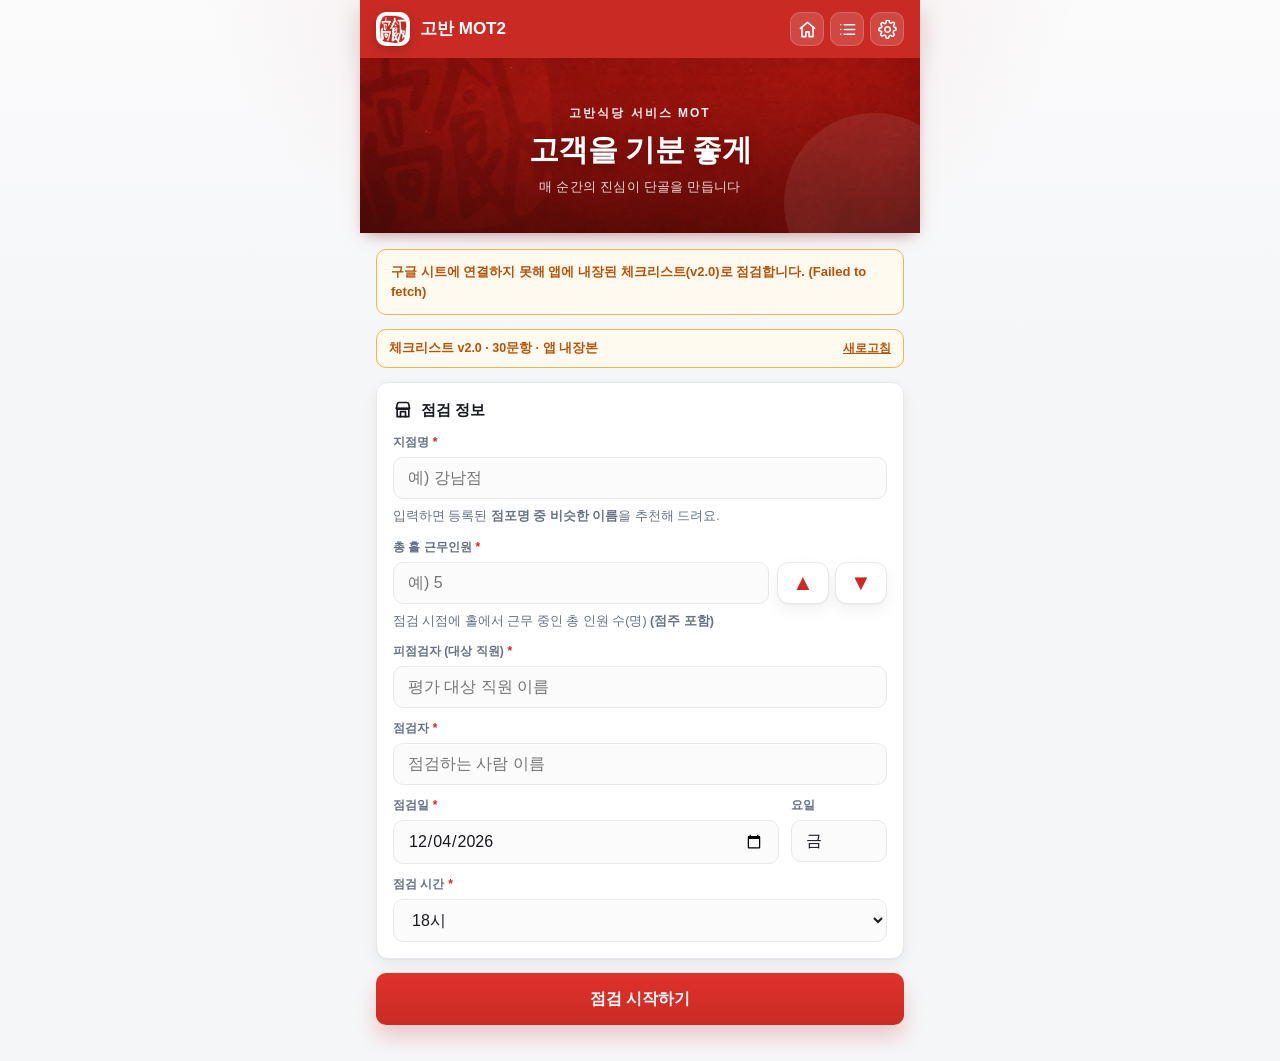
<file: index.html>
<!DOCTYPE html>
<html lang="ko">
<head>
<meta charset="UTF-8" />
<meta name="viewport" content="width=device-width, initial-scale=1.0, maximum-scale=1.0, user-scalable=no, viewport-fit=cover" />
<meta name="theme-color" content="#b5402a" />
<meta name="mobile-web-app-capable" content="yes" />
<meta name="apple-mobile-web-app-capable" content="yes" />
<meta name="apple-mobile-web-app-status-bar-style" content="black-translucent" />
<meta name="apple-mobile-web-app-title" content="고반 MOT2" />
<title>고반 MOT2</title>
<link rel="manifest" href="manifest.webmanifest" />
<link rel="icon" type="image/png" sizes="192x192" href="assets/app-icon-192.png" />
<link rel="apple-touch-icon" href="assets/apple-touch-icon.png" />
<!-- ?v= 는 브라우저 캐시를 갱신하기 위한 표시입니다.
     ⚠️ 코드를 고쳐 배포할 때마다 아래 모든 v 값을 새 버전으로 함께 바꿔 주세요.
        (바꾸지 않으면 직원 휴대폰이 예전 파일을 계속 쓸 수 있습니다) -->
<link rel="stylesheet" href="css/app.css?v=2.0.10" />
</head>
<body>

<svg aria-hidden="true" style="position:absolute;width:0;height:0;overflow:hidden">
  <symbol id="i-home" viewBox="0 0 24 24"><path d="M3 10.5 12 3l9 7.5"/><path d="M5 9.5V21h5v-6h4v6h5V9.5"/></symbol>
  <symbol id="i-list" viewBox="0 0 24 24"><path d="M8 6h13M8 12h13M8 18h13"/><path d="M3.5 6h.01M3.5 12h.01M3.5 18h.01"/></symbol>
  <symbol id="i-settings" viewBox="0 0 24 24"><path d="M12 15.5a3.5 3.5 0 1 0 0-7 3.5 3.5 0 0 0 0 7Z"/><path d="M19.4 15a1.8 1.8 0 0 0 .36 1.98l.05.05a2 2 0 1 1-2.83 2.83l-.05-.05a1.8 1.8 0 0 0-1.98-.36 1.8 1.8 0 0 0-1.09 1.65V21a2 2 0 1 1-4 0v-.1a1.8 1.8 0 0 0-1.09-1.65 1.8 1.8 0 0 0-1.98.36l-.05.05a2 2 0 1 1-2.83-2.83l.05-.05A1.8 1.8 0 0 0 4.6 15a1.8 1.8 0 0 0-1.65-1.09H3a2 2 0 1 1 0-4h.1A1.8 1.8 0 0 0 4.75 8.8a1.8 1.8 0 0 0-.36-1.98l-.05-.05a2 2 0 1 1 2.83-2.83l.05.05a1.8 1.8 0 0 0 1.98.36A1.8 1.8 0 0 0 10.3 2.7V2a2 2 0 1 1 4 0v.1a1.8 1.8 0 0 0 1.09 1.65 1.8 1.8 0 0 0 1.98-.36l.05-.05a2 2 0 1 1 2.83 2.83l-.05.05a1.8 1.8 0 0 0-.36 1.98c.3.66.93 1.1 1.65 1.1H21a2 2 0 1 1 0 4h-.1A1.8 1.8 0 0 0 19.4 15Z"/></symbol>
  <symbol id="i-store" viewBox="0 0 24 24"><path d="M4 10h16l-1.2-5.2A2.3 2.3 0 0 0 16.6 3H7.4a2.3 2.3 0 0 0-2.2 1.8L4 10Z"/><path d="M5 10v10h14V10"/><path d="M9 20v-6h6v6"/><path d="M4 10c.5 1.4 2.5 1.4 3 0 .5 1.4 2.5 1.4 3 0 .5 1.4 2.5 1.4 3 0 .5 1.4 2.5 1.4 3 0 .5 1.4 2.5 1.4 3 0"/></symbol>
  <symbol id="i-shield" viewBox="0 0 24 24"><path d="M12 3 5 6v5.5c0 4.2 2.8 7.8 7 9.5 4.2-1.7 7-5.3 7-9.5V6l-7-3Z"/><path d="m9.5 12 1.8 1.8 3.7-4"/></symbol>
  <symbol id="i-result" viewBox="0 0 24 24"><path d="M4 19V5"/><path d="M8 17V9"/><path d="M12 17V7"/><path d="M16 17v-5"/><path d="M20 17v-3"/><path d="M3 19h18"/></symbol>
  <symbol id="i-send" viewBox="0 0 24 24"><path d="m22 2-7 20-4-9-9-4 20-7Z"/><path d="M22 2 11 13"/></symbol>
  <symbol id="i-download" viewBox="0 0 24 24"><path d="M12 3v12"/><path d="m7 10 5 5 5-5"/><path d="M5 21h14"/></symbol>
  <symbol id="i-note" viewBox="0 0 24 24"><path d="M6 3h9l3 3v15H6V3Z"/><path d="M14 3v4h4"/><path d="M8.5 12h7M8.5 16h5"/></symbol>
  <symbol id="i-alert" viewBox="0 0 24 24"><path d="M12 3 2.8 20h18.4L12 3Z"/><path d="M12 9v5"/><path d="M12 17.5h.01"/></symbol>
  <symbol id="i-refresh" viewBox="0 0 24 24"><path d="M20 11.5A8 8 0 1 1 17.7 6"/><path d="M20 3.5v5h-5"/></symbol>
  <symbol id="i-people" viewBox="0 0 24 24"><path d="M16 20v-1.5a4 4 0 0 0-4-4H6a4 4 0 0 0-4 4V20"/><path d="M9 10.5a3.5 3.5 0 1 0 0-7 3.5 3.5 0 0 0 0 7Z"/><path d="M22 20v-1.5a4 4 0 0 0-3-3.87"/><path d="M16 3.6a4 4 0 0 1 0 7.75"/></symbol>
</svg>

<div class="app">
  <div class="appbar" id="appbar">
    <button class="back" id="backBtn">‹</button>
    <div class="bar-brand">
      <img class="bar-logo" src="assets/goban-mark.png" alt="고반식당" />
      <h1 id="barTitle">고반 MOT2</h1>
    </div>
    <div class="app-actions" aria-label="상단 메뉴">
      <button class="icon-btn" data-go="home" title="홈"><span class="icon"><svg><use href="#i-home"></use></svg></span></button>
      <button class="icon-btn" data-go="history" title="점검 이력"><span class="icon"><svg><use href="#i-list"></use></svg></span></button>
      <button class="icon-btn" data-go="settings" title="설정"><span class="icon"><svg><use href="#i-settings"></use></svg></span></button>
    </div>
  </div>

  <!-- ================= 홈 ================= -->
  <section class="screen active" id="screen-home">
    <div class="inapp-warn" id="inappWarn" style="display:none;">
      <span class="ttl">⚠️ 메신저 안에서 열렸어요</span>
      카카오톡 등 메신저 인앱 브라우저에서는 <b>앱 설치가 안 되고, 앱이 제대로 동작하지 않을 수 있어요.</b>
      아래 버튼으로 <b>기본 브라우저(Chrome·Safari)</b>에서 열어주세요.
      <button class="btn" id="openExternalBtn">기본 브라우저로 열기</button>
      <div class="inapp-warn-ios" id="inappWarnIos" style="display:none;">아이폰은 화면 <b>오른쪽 아래(또는 위) 메뉴 → 'Safari로 열기'</b>를 눌러도 돼요.</div>
    </div>
    <div class="hero">
      <span class="hero-eyebrow">고반식당 서비스 MOT</span>
      <h2 class="hero-title">고객을 기분 좋게</h2>
      <p class="hero-sub">매 순간의 진심이 단골을 만듭니다</p>
    </div>

    <div id="homeNotice"></div>
    <div id="editBanner"></div>
    <div class="cl-badge" id="clBadge">체크리스트 불러오는 중…</div>

    <div class="card">
      <h2 class="card-title"><span class="icon"><svg><use href="#i-store"></use></svg></span>점검 정보</h2>
      <label class="field"><span>지점명 <i class="req">*</i></span>
        <input type="text" id="f-store" placeholder="예) 강남점" autocomplete="off" />
        <div id="storeSuggest" class="store-suggest" style="display:none;"></div>
        <div class="hint">입력하면 등록된 <b>점포명 중 비슷한 이름</b>을 추천해 드려요.</div></label>
      <label class="field"><span>총 홀 근무인원 <i class="req">*</i></span>
        <div class="num-row">
          <input type="number" id="f-staff" class="no-spin" min="0" max="99" inputmode="numeric" placeholder="예) 5" autocomplete="off" />
          <div class="num-step">
            <button type="button" class="num-btn" id="staffUp" aria-label="1 증가">▲</button>
            <button type="button" class="num-btn" id="staffDown" aria-label="1 감소">▼</button>
          </div>
        </div>
        <div class="hint">점검 시점에 홀에서 근무 중인 총 인원 수(명) <b>(점주 포함)</b></div></label>
      <label class="field"><span>피점검자 (대상 직원) <i class="req">*</i></span>
        <input type="text" id="f-target" placeholder="평가 대상 직원 이름" autocomplete="off" /></label>
      <label class="field"><span>점검자 <i class="req">*</i></span>
        <input type="text" id="f-inspector" placeholder="점검하는 사람 이름" autocomplete="off" /></label>
      <div class="btn-row" style="gap:12px;">
        <label class="field" style="flex:1;"><span>점검일 <i class="req">*</i></span>
          <input type="date" id="f-date" /></label>
        <label class="field" style="flex:0 0 96px;"><span>요일</span>
          <input type="text" id="f-weekday" readonly /></label>
      </div>
      <label class="field" style="margin-bottom:0;"><span>점검 시간 <i class="req">*</i></span>
        <select id="f-time"></select></label>
    </div>

    <button class="btn" id="startBtn">점검 시작하기</button>
    <p class="hint" id="resumeHint" style="display:none; text-align:center;"></p>
  </section>

  <!-- ================= 점검 ================= -->
  <section class="screen" id="screen-check">
    <div class="check-sticky">
      <div class="progress-wrap">
        <div class="progress-bar"><i id="progFill"></i></div>
        <div class="progress-meta"><span id="progText">0 / 0 항목</span><span id="progStore"></span></div>
      </div>
      <div class="stagenav" id="stagenav"></div>
    </div>
    <div id="itemList"></div>
    <div class="check-summary" id="checkSummary"></div>
    <button class="btn" id="toRulesBtn"><span class="icon"><svg><use href="#i-shield"></use></svg></span>절대 금지 10계명 점검 →</button>
    <p class="hint" style="text-align:center;">
      점검할 수 없었던 항목은 <b>해당없음</b>으로 표시하세요.
      <b>상황발생시</b> 문항은 그 상황이 실제로 있었을 때만 <b>발생함</b>으로 바꿔 판정하면 됩니다.</p>
  </section>

  <!-- ================= 10계명 ================= -->
  <section class="screen" id="screen-rules">
    <div class="card" style="background:var(--bad-bg); border-color:var(--bad);">
      <h2 style="margin:0;">🚫 절대 금지 행동 10계명</h2>
      <p class="hint" style="margin-top:6px;" id="ruleIntro">발생한 항목만 켜세요. 세부사항을 반드시 기록해 주세요.</p>
    </div>
    <div id="ruleList"></div>
    <label id="rulesAckRow" style="display:flex; align-items:center; gap:10px; padding:14px; margin-top:4px; background:var(--card); border:1px solid var(--line); border-radius:12px; cursor:pointer; font-weight:700;">
      <input type="checkbox" id="rulesAck" style="width:20px; height:20px; flex:none;" />
      <span>위 <b>10계명</b>을 모두 확인했습니다.</span>
    </label>
    <div class="check-summary" id="ruleSummary"></div>
    <div class="btn-row" style="margin-top:8px;">
      <button class="btn ghost" id="backToCheck">← 체크리스트</button>
      <button class="btn" id="toResultBtn" disabled><span class="icon"><svg><use href="#i-result"></use></svg></span>결과 보기 →</button>
    </div>
  </section>

  <!-- ================= 결과 ================= -->
  <section class="screen" id="screen-result">
    <div class="card score-card">
      <div class="score-num" id="r-score">0<small> / 100</small></div>
      <div class="grade" id="r-grade">-</div>
      <p class="cap-note" id="r-capnote" style="display:none;"></p>
      <div class="stat-row">
        <div class="stat"><b id="r-ok" style="color:var(--ok)">0</b><span>○ 이행</span></div>
        <div class="stat"><b id="r-tri" style="color:var(--warn)">0</b><span>△ 미흡</span></div>
        <div class="stat"><b id="r-x" style="color:var(--bad)">0</b><span>✕ 불이행</span></div>
        <div class="stat"><b id="r-na" style="color:var(--sub)">0</b><span>해당없음</span></div>
      </div>
      <div class="calc-line" id="r-calc"></div>
      <div class="rate-box" id="r-rate"></div>
      <div id="r-recheck"></div>
    </div>

    <div class="card">
      <h2 class="card-title"><span class="icon"><svg><use href="#i-people"></use></svg></span>개인 · 매장공통</h2>
      <div class="split-row" id="r-split"></div>
      <p class="hint" style="margin-bottom:0;">매장공통 항목은 홀 전체가 함께 만드는 장면입니다. 점수가 낮으면 개인 교육보다 <b>매장 운영 방식</b>을 먼저 살펴보세요.</p>
    </div>

    <div class="card">
      <h2 class="card-title"><span class="icon"><svg><use href="#i-result"></use></svg></span>단계별 점수</h2>
      <div id="r-stages"></div>
      <div id="r-penalty"></div>
    </div>

    <div class="card" id="r-deduct-card" style="display:none;">
      <h2 class="card-title"><span class="icon"><svg><use href="#i-alert"></use></svg></span>점수가 깎인 항목</h2>
      <ul class="bd-list" id="r-deducts"></ul>
    </div>

    <div class="card">
      <h2 class="card-title"><span class="icon"><svg><use href="#i-note"></use></svg></span>종합 코멘트</h2>
      <textarea id="r-comment" rows="3" placeholder="점검 총평, 개선 요청 사항 등을 적어 주세요"></textarea>
    </div>

    <button class="btn" id="sendBtn"><span class="icon"><svg><use href="#i-send"></use></svg></span>구글 시트로 결과 전송</button>
    <p class="hint" id="sendHint" style="text-align:center;"></p>
    <div class="result-actions">
      <button class="btn secondary" id="csvBtn"><span class="icon"><svg><use href="#i-download"></use></svg></span>CSV 저장</button>
      <button class="btn secondary" id="finishBtn"><span class="icon"><svg><use href="#i-home"></use></svg></span>저장하고 처음으로</button>
    </div>
  </section>

  <!-- ================= 이력 ================= -->
  <section class="screen" id="screen-history">
    <button class="btn secondary" id="onlineHistBtn" style="margin-bottom:12px;">🌐 온라인 점검이력 확인 (구글 시트)</button>
    <div id="onlineHistList" style="display:none;">
      <input type="text" id="onlineSearch" placeholder="🔍 매장명 검색" autocomplete="off" style="margin-bottom:10px;" />
      <div id="onlineHistItems"></div>
    </div>
    <div id="histList"></div>
  </section>

  <!-- ================= 설정 ================= -->
  <section class="screen" id="screen-settings">
    <div class="card">
      <h2 class="card-title"><span class="icon"><svg><use href="#i-home"></use></svg></span>스마트폰·PC에 설치</h2>
      <p class="hint" style="margin-top:0;">이 점검 앱을 <b>스마트폰이나 PC에 설치</b>하면 일반 앱처럼 아이콘으로 바로 실행할 수 있습니다.</p>
      <button class="btn" id="installBtn" style="margin-top:12px;"><span class="icon"><svg><use href="#i-home"></use></svg></span>설치하기</button>
      <div class="hint safe-note">
        🔒 <b>안심하고 설치하세요.</b> 이 앱은 별도의 프로그램을 내려받는 것이 아니라, <b>웹페이지를 아이콘처럼 등록</b>하는 방식입니다.
        스마트폰·PC에 접근하거나 개인정보를 수집하지 않으며, 점검 기록은 <b>이 기기와 회사 구글 시트에만</b> 저장됩니다.
        언제든 아이콘을 삭제하면 완전히 제거됩니다.
      </div>
      <div class="hint shortcut-guide" id="shortcutGuide">
        ⚠️ <b>카카오톡·메신저로 받은 링크</b>는 먼저 <b>Chrome / Safari로 열기</b> 후 진행하세요. (메신저 인앱 브라우저는 설치가 제한됩니다)<br>
        <b>iPhone Safari</b>: 공유 버튼 → 홈 화면에 추가<br>
        <b>Android Chrome</b>: 오른쪽 위 메뉴 → 앱 설치<br>
        <b>PC Chrome·Edge</b>: 주소창 오른쪽 <b>설치 아이콘</b>(⊕) 클릭<br>
        브라우저가 자동 설치를 지원하면 위의 <b>설치하기</b> 버튼으로 바로 설치할 수 있습니다.
      </div>
    </div>
    <div class="card">
      <h2 class="card-title"><span class="icon"><svg><use href="#i-note"></use></svg></span>점검 화면</h2>
      <label class="switch-row">
        <input type="checkbox" id="s-critFold" />
        <span><b>판정 기준을 접어 두기</b><br>
          <span class="hint" style="margin:0;">끄면 문항마다 이행·미흡·불이행 기준이 항상 펼쳐진 채로 보입니다. (기본: 펼침)</span></span>
      </label>
    </div>
    <div class="card">
      <h2 class="card-title"><span class="icon"><svg><use href="#i-list"></use></svg></span>체크리스트</h2>
      <div class="cl-badge" id="clBadge2" style="margin-bottom:12px;">-</div>
      <button class="btn secondary btn-sm" id="reloadClBtn"><span class="icon"><svg><use href="#i-refresh"></use></svg></span>구글 시트에서 다시 불러오기</button>
      <p class="hint">문항·배점·판정 기준은 모두 구글 시트에서 관리합니다. 시트를 고친 뒤 이 버튼을 누르면 즉시 반영됩니다.</p>
      <p class="hint" id="clSheetLink"></p>
    </div>
    <div class="card">
      <h2 class="card-title"><span class="icon"><svg><use href="#i-settings"></use></svg></span>구글 시트 연동</h2>
      <label class="field"><span>Apps Script 배포 URL</span>
        <input type="text" id="s-url" placeholder="https://script.google.com/macros/s/.../exec" autocomplete="off" /></label>
      <div class="btn-row">
        <button class="btn secondary btn-sm" id="saveUrlBtn">저장</button>
        <button class="btn secondary btn-sm" id="testUrlBtn">연결 확인</button>
      </div>
      <p class="hint" id="urlHint">결과 시트 <b>MOT_고반_점검결과_V2</b>에 붙인 Apps Script의 배포 주소(.../exec)를 입력하세요.</p>
      <p class="hint" id="resultSheetLink"></p>
    </div>
    <div class="card">
      <h2 class="card-title"><span class="icon"><svg><use href="#i-home"></use></svg></span>앱 정보</h2>
      <p class="hint" style="margin-top:0;">버전 <b id="s-version">-</b> · <button class="crit-toggle" id="openChangelog" style="margin:0;">변경 이력 보기</button></p>
      <button class="btn secondary btn-sm" id="updateAppBtn" style="margin-top:8px;"><span class="icon"><svg><use href="#i-refresh"></use></svg></span>앱 최신 버전 받기</button>
      <p class="hint">화면이 예전 그대로이거나 이상하게 보일 때 누르세요. 앱을 새로 내려받아 다시 시작합니다.</p>
      <button class="btn secondary btn-sm" id="clearCacheBtn" style="margin-top:12px;">저장된 체크리스트 사본 지우기</button>
      <p class="hint">문제가 생겼을 때만 사용하세요. 다음 실행 시 구글 시트에서 새로 받아옵니다.</p>
    </div>
  </section>

  <!-- ================= 변경 이력 ================= -->
  <section class="screen" id="screen-changelog">
    <div id="changelogList"></div>
  </section>
</div>

<div class="toast" id="toast"></div>

<script src="js/config.js?v=2.0.10"></script>
<script src="js/checklist-seed.js?v=2.0.10"></script>
<script src="js/storage.js?v=2.0.10"></script>
<script src="js/api.js?v=2.0.10"></script>
<script src="js/scoring.js?v=2.0.10"></script>
<script src="js/checklist-loader.js?v=2.0.10"></script>
<script src="js/app.js?v=2.0.10"></script>
</body>
</html>
</file>
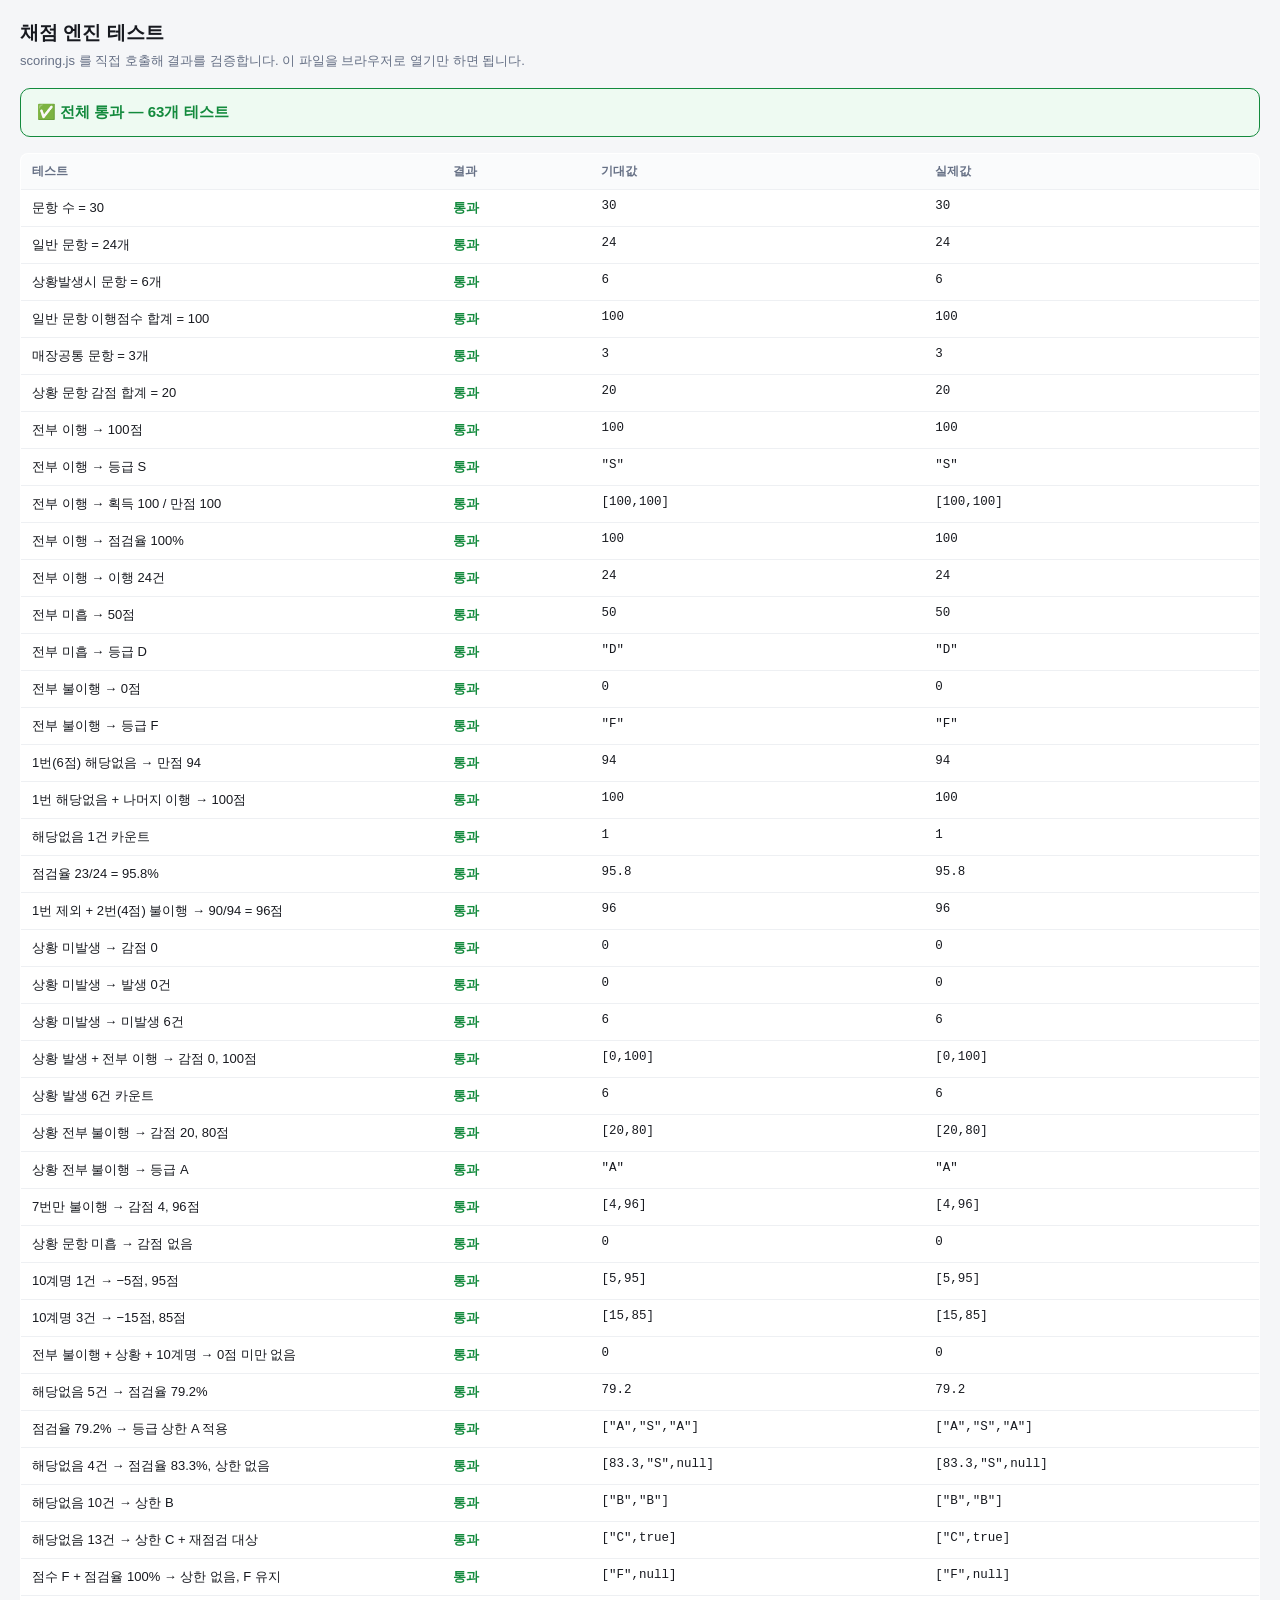
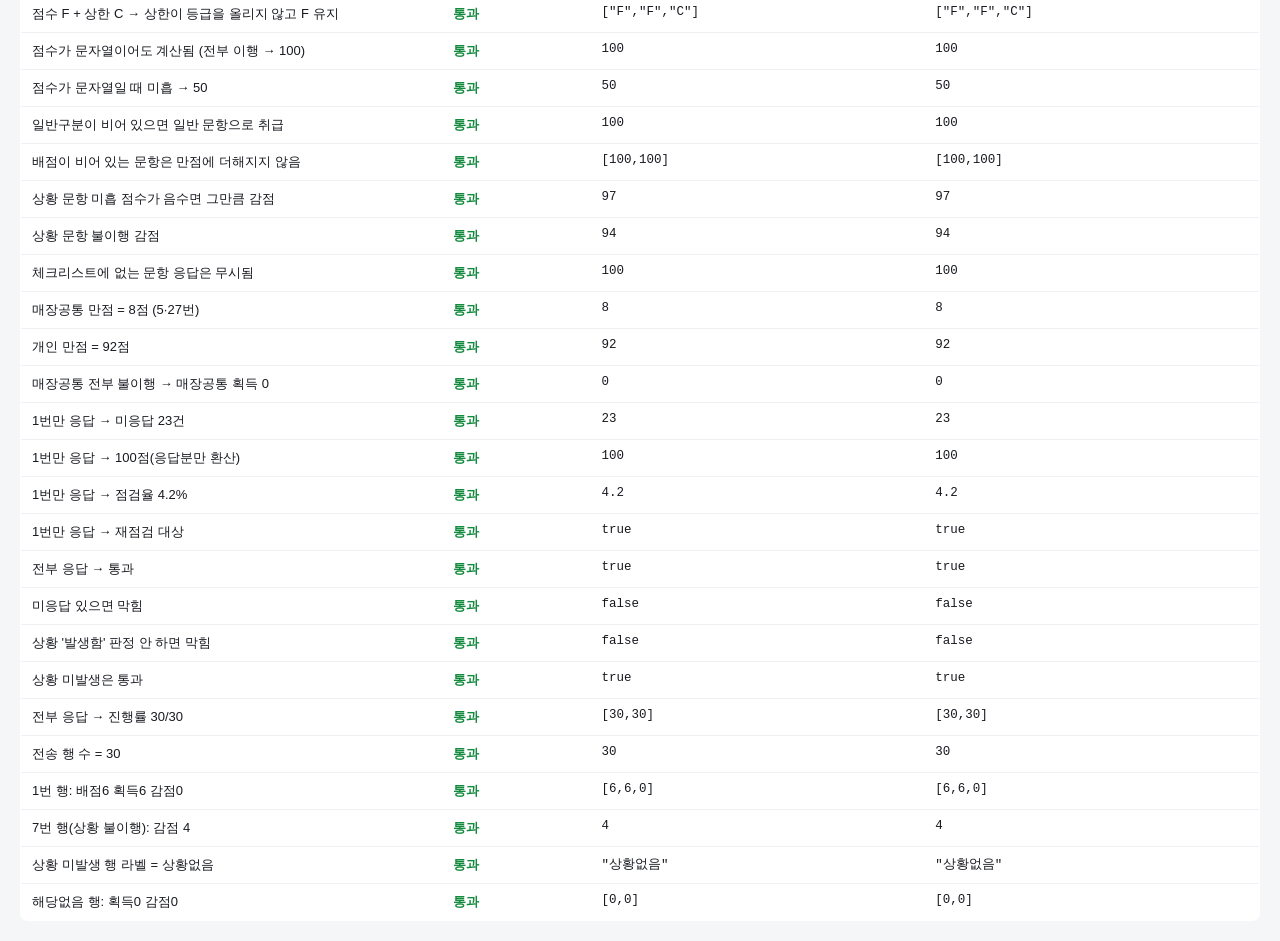
<file: test/scoring.test.html>
<!DOCTYPE html>
<html lang="ko">
<head>
<meta charset="UTF-8" />
<meta name="viewport" content="width=device-width, initial-scale=1" />
<title>채점 엔진 테스트 — 고반식당 MOT V2</title>
<style>
  body{font-family:-apple-system,"Malgun Gothic",sans-serif; margin:0; padding:20px; background:#f5f6f8; color:#17191f; font-size:14px;}
  h1{font-size:19px; margin:0 0 6px;} .sub{color:#667085; font-size:13px; margin:0 0 18px;}
  .sum{padding:14px 16px; border-radius:10px; font-weight:800; margin-bottom:16px; font-size:15px;}
  .sum.pass{background:#eefaf2; color:#138a3d; border:1px solid #138a3d;}
  .sum.fail{background:#fff0f0; color:#d32222; border:1px solid #d32222;}
  table{border-collapse:collapse; width:100%; background:#fff; border:1px solid #e6e8ed; border-radius:8px; overflow:hidden;}
  th,td{padding:9px 11px; text-align:left; border-bottom:1px solid #eef0f3; font-size:13px; vertical-align:top;}
  th{background:#fafbfc; font-size:12px; color:#667085;}
  tr:last-child td{border-bottom:none;}
  .ok{color:#138a3d; font-weight:800;} .ng{color:#d32222; font-weight:800;}
  td.exp,td.got{font-family:ui-monospace,Consolas,monospace; font-size:12.5px;}
  tr.bad{background:#fff7f7;}
</style>
</head>
<body>
<h1>채점 엔진 테스트</h1>
<p class="sub">scoring.js 를 직접 호출해 결과를 검증합니다. 이 파일을 브라우저로 열기만 하면 됩니다.</p>
<div class="sum" id="sum">실행 중…</div>
<table><thead><tr><th style="width:34%">테스트</th><th style="width:12%">결과</th><th>기대값</th><th>실제값</th></tr></thead>
<tbody id="rows"></tbody></table>

<script src="../js/config.js"></script>
<script src="../js/checklist-seed.js"></script>
<script src="../js/scoring.js"></script>
<script>
var CL = MOT.seed, S = MOT.scoring, CFG = MOT.config;
var results = [];

function check(name, expected, actual){
  var exp = JSON.stringify(expected), got = JSON.stringify(actual);
  results.push({ name:name, pass: exp === got, exp:exp, got:got });
}

/* 응답 만들기 도우미 */
function answersAll(value){                       // 일반 문항 전체를 같은 값으로
  var a = {};
  CL.items.forEach(function(it){ if (!S.isSituational(it)) a[it.no] = { value:value }; });
  return a;
}
function situAll(value){                          // 상황 문항 전체 발생 + 판정
  var a = {};
  CL.items.forEach(function(it){ if (S.isSituational(it)) a[it.no] = { occurred:true, value:value }; });
  return a;
}
function merge(){
  var out = {};
  for (var i=0;i<arguments.length;i++) for (var k in arguments[i]) out[k] = arguments[i][k];
  return out;
}
function run(answers, ruleState){ return S.compute(CL, answers, ruleState || {}, CFG); }

/* ---------- 체크리스트 자체 검증 ---------- */
var normals = CL.items.filter(function(i){ return !S.isSituational(i); });
var situs   = CL.items.filter(S.isSituational);
check("문항 수 = 30", 30, CL.items.length);
check("일반 문항 = 24개", 24, normals.length);
check("상황발생시 문항 = 6개", 6, situs.length);
check("일반 문항 이행점수 합계 = 100", 100, normals.reduce(function(s,i){ return s+i.scoreO; }, 0));
check("매장공통 문항 = 3개", 3, CL.items.filter(function(i){ return i.who === "매장공통"; }).length);
check("상황 문항 감점 합계 = 20", 20, situs.reduce(function(s,i){ return s+Math.abs(i.scoreX); }, 0));

/* ---------- 기본 채점 ---------- */
var rAllOk = run(answersAll("O"));
check("전부 이행 → 100점", 100, rAllOk.score);
check("전부 이행 → 등급 S", "S", rAllOk.grade);
check("전부 이행 → 획득 100 / 만점 100", [100,100], [rAllOk.normalGot, rAllOk.normalMax]);
check("전부 이행 → 점검율 100%", 100, Math.round(rAllOk.inspectRate));
check("전부 이행 → 이행 24건", 24, rAllOk.ok);

var rAllT = run(answersAll("T"));
check("전부 미흡 → 50점", 50, rAllT.score);
check("전부 미흡 → 등급 D", "D", rAllT.grade);

var rAllX = run(answersAll("X"));
check("전부 불이행 → 0점", 0, rAllX.score);
check("전부 불이행 → 등급 F", "F", rAllX.grade);

/* ---------- 해당없음 환산 ---------- */
var naOne = answersAll("O"); naOne["1"] = { value:"N" };        // 1번(6점) 제외
var rNa = run(naOne);
check("1번(6점) 해당없음 → 만점 94", 94, rNa.normalMax);
check("1번 해당없음 + 나머지 이행 → 100점", 100, rNa.score);
check("해당없음 1건 카운트", 1, rNa.na);
check("점검율 23/24 = 95.8%", 95.8, Math.round(rNa.inspectRate*10)/10);

var naMix = answersAll("O"); naMix["1"] = { value:"N" }; naMix["2"] = { value:"X" };
var rNaMix = run(naMix);
check("1번 제외 + 2번(4점) 불이행 → 90/94 = 96점", 96, rNaMix.score);

/* ---------- 상황발생시 문항 ---------- */
var rSituNone = run(answersAll("O"));
check("상황 미발생 → 감점 0", 0, rSituNone.situPenalty);
check("상황 미발생 → 발생 0건", 0, rSituNone.situOccurred);
check("상황 미발생 → 미발생 6건", 6, rSituNone.situNotOccurred);

var rSituOk = run(merge(answersAll("O"), situAll("O")));
check("상황 발생 + 전부 이행 → 감점 0, 100점", [0,100], [rSituOk.situPenalty, rSituOk.score]);
check("상황 발생 6건 카운트", 6, rSituOk.situOccurred);

var rSituX = run(merge(answersAll("O"), situAll("X")));
check("상황 전부 불이행 → 감점 20, 80점", [20,80], [rSituX.situPenalty, rSituX.score]);
check("상황 전부 불이행 → 등급 A", "A", rSituX.grade);

var situOne = merge(answersAll("O"), {});
situOne["7"] = { occurred:true, value:"X" };                     // 7번 −4
var rSituOne = run(situOne);
check("7번만 불이행 → 감점 4, 96점", [4,96], [rSituOne.situPenalty, rSituOne.score]);

var situT = merge(answersAll("O"), {});
situT["3"] = { occurred:true, value:"T" };                       // 상황 문항 미흡 = 0점
check("상황 문항 미흡 → 감점 없음", 0, run(situT).situPenalty);

/* ---------- 10계명 ---------- */
var rRule1 = run(answersAll("O"), { "01": { occurred:true } });
check("10계명 1건 → −5점, 95점", [5,95], [rRule1.rulePenalty, rRule1.score]);
var rRule3 = run(answersAll("O"), { "01":{occurred:true}, "05":{occurred:true}, "10":{occurred:true} });
check("10계명 3건 → −15점, 85점", [15,85], [rRule3.rulePenalty, rRule3.score]);

/* ---------- 하한 0점 ---------- */
var rFloor = run(merge(answersAll("X"), situAll("X")),
  { "01":{occurred:true}, "02":{occurred:true} });
check("전부 불이행 + 상황 + 10계명 → 0점 미만 없음", 0, rFloor.score);

/* ---------- 점검율 · 등급 상한 ---------- */
function naCount(n){                                            // 앞에서 n개를 해당없음으로
  var a = answersAll("O"), c = 0;
  CL.items.forEach(function(it){
    if (!S.isSituational(it) && c < n){ a[it.no] = { value:"N" }; c++; }
  });
  return a;
}
var r5na = run(naCount(5));                                     // 19/24 = 79.2% → 상한 A
check("해당없음 5건 → 점검율 79.2%", 79.2, Math.round(r5na.inspectRate*10)/10);
check("점검율 79.2% → 등급 상한 A 적용", ["A","S","A"], [r5na.grade, r5na.gradeBeforeCap, r5na.gradeCap]);

var r4na = run(naCount(4));                                     // 20/24 = 83.3% → 상한 없음
check("해당없음 4건 → 점검율 83.3%, 상한 없음", [83.3, "S", null], [Math.round(r4na.inspectRate*10)/10, r4na.grade, r4na.gradeCap]);

var r10na = run(naCount(10));                                   // 14/24 = 58.3% → 상한 B
check("해당없음 10건 → 상한 B", ["B", "B"], [r10na.grade, r10na.gradeCap]);

var r13na = run(naCount(13));                                   // 11/24 = 45.8% → 상한 C + 재점검
check("해당없음 13건 → 상한 C + 재점검 대상", ["C", true], [r13na.grade, r13na.needsRecheck]);

/* 상한은 등급을 올리지 않는다 — 상한이 실제로 걸린 상태에서 검증 */
var lowScore = answersAll("X"); ["1","2","5","6"].forEach(function(n){ lowScore[n] = { value:"O" }; });
var rLow = run(lowScore);
check("점수 F + 점검율 100% → 상한 없음, F 유지", ["F", null], [rLow.grade, rLow.gradeCap]);

var lowCapped = naCount(13);                                    // 상한 C가 걸리는 점검율
CL.items.forEach(function(it){                                   // 남은 문항을 전부 불이행 → 점수 F
  if (!S.isSituational(it) && lowCapped[it.no].value !== "N") lowCapped[it.no] = { value:"X" };
});
var rLowCap = run(lowCapped);
check("점수 F + 상한 C → 상한이 등급을 올리지 않고 F 유지", ["F","F","C"],
      [rLowCap.grade, rLowCap.gradeBeforeCap, rLowCap.gradeCap]);

/* ---------- 시트 값이 이상할 때 ---------- */
function customCL(items){ return { items:items, rules:[], stages:["입점"] }; }

var strCL = customCL([
  { no:"1", stage:"입점", kind:"일반", who:"개인", text:"t", scoreO:"60", scoreT:"30", scoreX:"0" },
  { no:"2", stage:"입점", kind:"일반", who:"개인", text:"t", scoreO:"40", scoreT:"20", scoreX:"0" }
]);
check("점수가 문자열이어도 계산됨 (전부 이행 → 100)", 100, S.compute(strCL, {"1":{value:"O"},"2":{value:"O"}}, {}, CFG).score);
check("점수가 문자열일 때 미흡 → 50", 50, S.compute(strCL, {"1":{value:"T"},"2":{value:"T"}}, {}, CFG).score);

var blankKindCL = customCL([
  { no:"1", stage:"입점", kind:"", who:"개인", text:"t", scoreO:100, scoreT:50, scoreX:0 }
]);
check("일반구분이 비어 있으면 일반 문항으로 취급", 100, S.compute(blankKindCL, {"1":{value:"O"}}, {}, CFG).score);

var blankScoreCL = customCL([
  { no:"1", stage:"입점", kind:"일반", who:"개인", text:"t", scoreO:"", scoreT:"", scoreX:"" },
  { no:"2", stage:"입점", kind:"일반", who:"개인", text:"t", scoreO:100, scoreT:50, scoreX:0 }
]);
check("배점이 비어 있는 문항은 만점에 더해지지 않음", [100,100],
  (function(){ var r = S.compute(blankScoreCL, {"1":{value:"O"},"2":{value:"O"}}, {}, CFG); return [r.normalMax, r.score]; })());

var situT = customCL([
  { no:"1", stage:"입점", kind:"일반", who:"개인", text:"t", scoreO:100, scoreT:50, scoreX:0 },
  { no:"2", stage:"입점", kind:"상황발생시", who:"개인", text:"t", scoreO:0, scoreT:-3, scoreX:-6 }
]);
check("상황 문항 미흡 점수가 음수면 그만큼 감점", 97,
  S.compute(situT, {"1":{value:"O"}, "2":{occurred:true, value:"T"}}, {}, CFG).score);
check("상황 문항 불이행 감점", 94,
  S.compute(situT, {"1":{value:"O"}, "2":{occurred:true, value:"X"}}, {}, CFG).score);

/* 체크리스트에 없는 응답은 무시 */
var ghost = answersAll("O"); ghost["999"] = { value:"X" };
check("체크리스트에 없는 문항 응답은 무시됨", 100, run(ghost).score);

/* ---------- 개인 · 매장공통 ---------- */
check("매장공통 만점 = 8점 (5·27번)", 8, rAllOk.commonMax);
check("개인 만점 = 92점", 92, rAllOk.personalMax);
var common0 = answersAll("O"); common0["5"] = { value:"X" }; common0["27"] = { value:"X" };
check("매장공통 전부 불이행 → 매장공통 획득 0", 0, run(common0).commonGot);

/* ---------- 미응답 처리 ---------- */
var partial = {}; partial["1"] = { value:"O" };
var rPartial = run(partial);
check("1번만 응답 → 미응답 23건", 23, rPartial.unanswered);
check("1번만 응답 → 100점(응답분만 환산)", 100, rPartial.score);
check("1번만 응답 → 점검율 4.2%", 4.2, Math.round(rPartial.inspectRate*10)/10);
check("1번만 응답 → 재점검 대상", true, rPartial.needsRecheck);

/* ---------- 게이트(validate) ---------- */
check("전부 응답 → 통과", true, S.validate(CL, answersAll("O")).ok);
check("미응답 있으면 막힘", false, S.validate(CL, partial).ok);
var situPending = merge(answersAll("O"), {}); situPending["3"] = { occurred:true };   // 발생만 표시
check("상황 '발생함' 판정 안 하면 막힘", false, S.validate(CL, situPending).ok);
check("상황 미발생은 통과", true, S.validate(CL, answersAll("O")).ok);

/* ---------- 진행률 ---------- */
check("전부 응답 → 진행률 30/30", [30,30], (function(){ var p = S.progress(CL, answersAll("O")); return [p.done,p.total]; })());

/* ---------- 전송용 행 ---------- */
var rows = S.itemRows(CL, merge(answersAll("O"), situAll("X")));
check("전송 행 수 = 30", 30, rows.length);
check("1번 행: 배점6 획득6 감점0", [6,6,0], (function(){ var r = rows.find(function(x){ return x.no==="1"; }); return [r.max,r.got,r.penalty]; })());
check("7번 행(상황 불이행): 감점 4", 4, rows.find(function(x){ return x.no==="7"; }).penalty);
var rowsNone = S.itemRows(CL, answersAll("O"));
check("상황 미발생 행 라벨 = 상황없음", "상황없음", rowsNone.find(function(x){ return x.no==="3"; }).label);
var rowsNa = S.itemRows(CL, naOne);
check("해당없음 행: 획득0 감점0", [0,0], (function(){ var r = rowsNa.find(function(x){ return x.no==="1"; }); return [r.got,r.penalty]; })());

/* ---------- 결과 출력 ---------- */
var pass = results.filter(function(r){ return r.pass; }).length;
var sum = document.getElementById("sum");
sum.className = "sum " + (pass === results.length ? "pass" : "fail");
sum.textContent = pass === results.length
  ? "✅ 전체 통과 — " + results.length + "개 테스트"
  : "❌ 실패 " + (results.length - pass) + "건 / 전체 " + results.length + "개";

document.getElementById("rows").innerHTML = results.map(function(r){
  return '<tr class="'+(r.pass?"":"bad")+'"><td>'+r.name+'</td>'
    + '<td class="'+(r.pass?"ok":"ng")+'">'+(r.pass?"통과":"실패")+'</td>'
    + '<td class="exp">'+r.exp+'</td><td class="got">'+r.got+'</td></tr>';
}).join("");
</script>
</body>
</html>
</file>
<file: css/app.css>
/* ============================================================
   고반식당 MOT 점검 V2 — 스타일
   V1의 브랜드 색·카드 언어를 계승하고, V2 전용으로
   상황발생시(앰버) · 매장공통(청색) 두 가지 색 축을 추가했습니다.
   ============================================================ */

:root{
  --bg:#f5f6f8; --card:#ffffff; --ink:#17191f; --sub:#667085; --line:#e6e8ed;
  --brand:#c92b24; --brand-d:#9f1f1a; --brand-soft:#fff0ee; --on-brand:#ffffff;
  --ok:#138a3d; --ok-bg:#eefaf2; --warn:#c46a00; --warn-bg:#fff6e7; --bad:#d32222; --bad-bg:#fff0f0;
  --gold:#b7791f; --gold-bg:#fff8e6; --nav:#fdfdfd;
  --situ:#b45309; --situ-bg:#fffaf0; --situ-line:#f0b352;      /* 상황발생시 */
  --common:#1d63b0; --common-bg:#eaf2fd;                        /* 매장공통 */
  --shadow:0 12px 30px rgba(20,24,32,.08),0 1px 2px rgba(20,24,32,.05);
  --shadow-sm:0 6px 16px rgba(20,24,32,.06),0 1px 1px rgba(20,24,32,.04);
  --radius:12px; --radius-sm:8px;
}
@media (prefers-color-scheme: dark){
  :root{ --bg:#14161b; --card:#20242c; --ink:#f3f4f6; --sub:#a5adba; --line:#343944;
    --brand:#e13a32; --brand-d:#b92a24; --brand-soft:#3a2421; --on-brand:#ffffff;
    --ok:#55d782; --ok-bg:#173423; --warn:#f5b642; --warn-bg:#392a13; --bad:#ff7474; --bad-bg:#3c1b1b;
    --gold:#f0c35c; --gold-bg:#352b13; --nav:#1b1e25;
    --situ:#f0a44a; --situ-bg:#33260f; --situ-line:#7a5720;
    --common:#7fb2f0; --common-bg:#182a41; }
}

*{box-sizing:border-box; -webkit-tap-highlight-color:transparent;}
html,body{margin:0;padding:0;}
body{
  font-family:-apple-system,BlinkMacSystemFont,"Apple SD Gothic Neo","Malgun Gothic","맑은 고딕",Roboto,"Noto Sans KR",sans-serif;
  background:
    radial-gradient(circle at 50% -12%, rgba(201,43,36,.12), transparent 34%),
    linear-gradient(180deg,#fbfbfc 0%,var(--bg) 34%,var(--bg) 100%);
  color:var(--ink); line-height:1.5; -webkit-font-smoothing:antialiased; font-size:16px;
  padding-bottom:env(safe-area-inset-bottom);
  /* 한글은 어절 단위로 줄바꿈 — 낱글자가 쪼개지지 않게 */
  word-break:keep-all; overflow-wrap:break-word;
}
.app{max-width:560px; margin:0 auto; min-height:100vh; position:relative;
  background:linear-gradient(180deg,rgba(255,255,255,.55),rgba(255,255,255,0) 260px);}

/* ---------- 상단바 ---------- */
.appbar{
  position:sticky; top:0; z-index:50; color:var(--on-brand);
  padding:calc(env(safe-area-inset-top) + 12px) 16px 12px; display:flex; align-items:center; gap:10px;
  background:var(--brand); box-shadow:0 10px 24px rgba(92,16,12,.2);
}
/* 홈 화면에서는 자리까지 비워 제목이 잘리지 않게 합니다 (visibility 대신 display) */
.appbar .back{width:32px; height:32px; font-size:26px; background:rgba(255,255,255,.1); border:1px solid rgba(255,255,255,.14);
  border-radius:9px; color:var(--on-brand); padding:0; cursor:pointer; line-height:1; display:none;}
.appbar.has-back .back{display:block;}
.bar-brand{display:flex; align-items:center; gap:10px; min-width:0; flex:1;}
.bar-logo{width:34px; height:34px; border-radius:10px; background:#fff; padding:3px; object-fit:contain; box-shadow:0 4px 12px rgba(0,0,0,.18);}
.appbar h1{font-size:17px; font-weight:800; margin:0; flex:1; overflow:hidden; text-overflow:ellipsis; white-space:nowrap;}
.app-actions{display:flex; align-items:center; gap:6px; flex:0 0 auto;}
.icon-btn{width:34px; height:34px; display:inline-flex; align-items:center; justify-content:center; color:#fff;
  background:rgba(255,255,255,.14); border:1px solid rgba(255,255,255,.18); border-radius:10px; cursor:pointer; padding:0; font-family:inherit;}
.icon-btn .icon{width:19px; height:19px;}
.icon-btn:active{transform:scale(.96);}

.screen{display:none; padding:16px 16px 36px; animation:fade .18s ease;}
.screen.active{display:block;}
@keyframes fade{from{opacity:0; transform:translateY(4px);} to{opacity:1; transform:none;}}

/* ---------- 공통 요소 ---------- */
.card{background:var(--card); border:1px solid var(--line); border-radius:var(--radius); padding:16px; margin-bottom:14px; box-shadow:var(--shadow-sm);}
.card h2{font-size:15px; margin:0 0 12px;}
.card-title{display:flex; align-items:center; gap:8px;}
.icon{display:inline-flex; width:20px; height:20px; align-items:center; justify-content:center; color:currentColor; flex:0 0 auto;}
.icon svg{display:block; width:100%; height:100%; stroke:currentColor; fill:none; stroke-width:2; stroke-linecap:round; stroke-linejoin:round;}

.hero{position:relative; overflow:hidden; margin:-16px -16px 16px; padding:42px 22px 36px; text-align:center; color:#fff;
  background:linear-gradient(180deg, rgba(120,20,12,.30), rgba(74,11,7,.68)), url("../assets/goban-header-texture.jpg") center/cover, var(--brand-d);
  box-shadow:0 6px 16px -6px rgba(126,29,24,.5);}
.hero::after{content:""; position:absolute; right:-44px; bottom:-60px; width:180px; height:180px; border-radius:50%; background:rgba(255,255,255,.08);}
.hero-eyebrow{position:relative; display:inline-block; font-size:12px; font-weight:700; letter-spacing:2px; opacity:.92; margin:0 0 10px;}
.hero-title{position:relative; margin:0; font-size:30px; font-weight:900; letter-spacing:-.5px; line-height:1.2; text-shadow:0 2px 10px rgba(0,0,0,.28);}
.hero-sub{position:relative; margin:10px 0 0; font-size:12.5px; opacity:.85; letter-spacing:.3px;}

label.field{display:block; margin-bottom:11px;}
label.field:last-child{margin-bottom:0;}
.field > span{display:block; font-size:12px; color:var(--sub); margin-bottom:6px; font-weight:800;}
input[type=text], input[type=date], input[type=number], textarea, select{
  width:100%; padding:11px 14px; border:1px solid var(--line); border-radius:10px;
  background:#fbfbfc; color:var(--ink); font-size:16px; font-family:inherit; box-shadow:inset 0 1px 0 rgba(255,255,255,.7);}
textarea{resize:vertical; min-height:60px;}
input:focus,textarea:focus,select:focus{outline:2px solid rgba(201,43,36,.12); border-color:var(--brand); background:#fff;}
.req{color:var(--bad);}
.hint{font-size:12.5px; color:var(--sub); margin-top:8px; line-height:1.55;}

.chips{display:flex; flex-wrap:wrap; gap:8px;}
.chip{padding:9px 13px; border:1px solid var(--line); border-radius:10px; background:#fbfbfc; color:var(--ink);
  font-size:14px; font-weight:700; cursor:pointer; user-select:none; transition:.12s; text-align:center;}
.chip.on{background:linear-gradient(180deg,#df322b,var(--brand)); border-color:var(--brand); color:var(--on-brand); font-weight:800; box-shadow:0 7px 14px rgba(201,43,36,.22);}
.radio-row{display:flex; gap:10px;}
.radio-row .chip{flex:1;}

.btn{display:flex; align-items:center; justify-content:center; gap:8px; width:100%; padding:16px; border:none; border-radius:10px;
  background:linear-gradient(180deg,#df322b,var(--brand)); color:var(--on-brand); font-size:16px; font-weight:850; cursor:pointer;
  font-family:inherit; transition:.12s; box-shadow:0 12px 20px rgba(201,43,36,.22);
  white-space:nowrap; line-height:1.25;}
.btn:active{transform:scale(.985);}
.btn.secondary{background:var(--card); color:var(--ink); border:1px solid var(--line); box-shadow:var(--shadow-sm);}
.btn.ghost{background:#fff; color:var(--brand); border:1px solid rgba(201,43,36,.32); box-shadow:none;}
.btn:disabled{opacity:.5; cursor:not-allowed;}
.btn-row{display:flex; gap:10px;}
.btn-row .btn{margin:0; min-width:0;}
/* 결과 화면 하단 버튼 — 글자가 길어 좁은 화면에서 잘리지 않도록 세로로 쌓습니다 */
.result-actions{display:flex; flex-direction:column; gap:10px; margin-top:10px;}
.btn-sm{padding:10px 12px; font-size:13.5px; border-radius:9px; box-shadow:none;}

.num-row{display:flex; gap:8px; align-items:stretch;}
.num-row input{flex:1;}
input[type=number].no-spin{-moz-appearance:textfield;}
input[type=number].no-spin::-webkit-outer-spin-button,input[type=number].no-spin::-webkit-inner-spin-button{-webkit-appearance:none; margin:0;}
.num-step{display:flex; gap:6px; flex:0 0 auto;}
.num-btn{width:52px; border:1px solid var(--line); border-radius:12px; background:var(--card); color:var(--brand); font-size:22px;
  font-weight:900; line-height:1; cursor:pointer; font-family:inherit; display:flex; align-items:center; justify-content:center; user-select:none; box-shadow:var(--shadow-sm);}
.num-btn:active{background:var(--brand); color:var(--on-brand); border-color:var(--brand);}

/* ---------- 체크리스트 상태 배너 ---------- */
.cl-badge{display:flex; align-items:center; gap:8px; justify-content:center; margin:0 0 14px; padding:9px 12px;
  border-radius:10px; font-size:12.5px; font-weight:700; border:1px solid var(--line); background:var(--card); color:var(--sub);}
.cl-badge.ok{border-color:rgba(19,138,61,.28); background:var(--ok-bg); color:var(--ok);}
.cl-badge.warn{border-color:var(--situ-line); background:var(--situ-bg); color:var(--situ);}
.cl-badge.error{border-color:var(--bad); background:var(--bad-bg); color:var(--bad);}
.cl-badge button{margin-left:auto; flex:0 0 auto; background:none; border:none; color:inherit; font:inherit; font-size:12px;
  font-weight:800; text-decoration:underline; cursor:pointer; padding:0;}
.notice{margin:0 0 14px; padding:12px 14px; border-radius:10px; font-size:13px; line-height:1.55; font-weight:600; border:1px solid var(--line); background:var(--card);}
.notice.info{border-color:rgba(29,99,176,.3); background:var(--common-bg); color:var(--common);}
.notice.warn{border-color:var(--situ-line); background:var(--situ-bg); color:var(--situ);}
.notice.error{border-color:var(--bad); background:var(--bad-bg); color:var(--bad);}
.notice .btn{margin-top:10px; padding:10px; font-size:13.5px;}
.edit-banner{margin:0 0 14px; padding:12px 14px; border-radius:10px; font-size:13px; line-height:1.55;
  border:1px solid var(--brand); background:var(--brand-soft); color:var(--brand-d); font-weight:700;}
@media (prefers-color-scheme: dark){ .edit-banner{color:#ffb3ad;} }

/* ---------- 진행바 · 단계 이동 ---------- */
.check-sticky{position:sticky; top:var(--appbar-h, 52px); z-index:30; background:rgba(245,246,248,.94);
  backdrop-filter:blur(14px); margin:0 -16px; padding:10px 16px 6px; box-shadow:0 8px 18px -14px rgba(0,0,0,.3);}
.progress-wrap{margin:0 0 10px;}
.progress-bar{height:10px; background:#e9ebef; border-radius:999px; overflow:hidden;}
.progress-bar > i{display:block; height:100%; background:linear-gradient(90deg,var(--brand),#ef6a35); width:0; transition:width .25s;}
.progress-meta{display:flex; justify-content:space-between; font-size:12px; color:var(--sub); margin-top:6px;}
.stagenav{display:flex; gap:7px; overflow-x:auto; padding:2px 0 10px; -webkit-overflow-scrolling:touch;}
.stagenav::-webkit-scrollbar{display:none;}
.stagenav .snav{flex:0 0 auto; padding:8px 12px; border-radius:999px; background:var(--card); border:1px solid var(--line);
  font-size:13px; font-weight:800; color:var(--sub); cursor:pointer; white-space:nowrap; box-shadow:0 3px 8px rgba(20,24,32,.04);}
.stagenav .snav.done{border-color:rgba(19,138,61,.25); background:var(--ok-bg); color:var(--ok);}
.stage-head{display:flex; align-items:center; gap:8px; margin:22px 2px 10px; font-size:15px; font-weight:900;}
.stage-head .stcount{font-size:12px; font-weight:600; color:var(--sub);}
.stage-head:first-of-type{margin-top:4px;}

/* ---------- 문항 카드 ---------- */
.item{background:var(--card); border:1px solid var(--line); border-radius:12px; padding:14px; margin-bottom:10px; box-shadow:var(--shadow-sm);}
.item.answered{border-color:rgba(19,138,61,.24); box-shadow:0 0 0 1px rgba(19,138,61,.08),var(--shadow-sm);}
.item.flag-T{border-color:rgba(196,106,0,.32);}
.item.flag-X{border-color:rgba(211,34,34,.35);}
.item.flag-N{border-color:var(--line); opacity:.62;}
.item-top{display:flex; gap:8px; align-items:flex-start; margin-bottom:10px; flex-wrap:wrap;}
.item-no{font-size:12px; font-weight:900; color:#fff; background:linear-gradient(180deg,#df322b,var(--brand)); border-radius:8px;
  padding:3px 7px; flex:0 0 auto; min-width:30px; text-align:center;}
.item-text{font-size:14.5px; line-height:1.55; flex:1 1 100%; font-weight:650; order:3;}
.tag{font-size:10px; font-weight:800; padding:3px 7px; border-radius:6px; flex:0 0 auto; letter-spacing:.3px;}
.tag-common{background:var(--common-bg); color:var(--common);}
.tag-situ{background:var(--situ-bg); color:var(--situ); border:1px solid var(--situ-line);}

/* 상황발생시 문항 */
.item.situ{background:var(--situ-bg); border-left:4px solid var(--situ-line);}
.item.situ .item-no{background:linear-gradient(180deg,#e0a044,var(--situ));}
.item.situ.occurred{background:var(--card);}
.occur-row{display:flex; gap:8px; margin-bottom:10px;}
.occur{flex:1; padding:11px 6px; border:1px solid var(--line); border-radius:10px; background:#fff; color:var(--sub);
  font-size:13.5px; font-weight:800; cursor:pointer; font-family:inherit; transition:.1s;}
.occur.on{background:var(--situ); border-color:var(--situ); color:#fff; box-shadow:0 4px 10px rgba(180,83,9,.22);}
.occur.on.off-state{background:var(--ink); border-color:var(--ink); color:var(--bg); box-shadow:none;}
.situ-guide{font-size:12px; color:var(--situ); font-weight:700; margin:0 0 8px;}

/* 판정 버튼 */
.ans-row{display:flex; gap:8px;}
.ans{flex:1; min-height:64px; padding:10px 4px; border:1px solid var(--line); border-radius:10px; background:#fff; color:var(--ink);
  font-size:14px; font-weight:800; cursor:pointer; text-align:center; transition:.1s; font-family:inherit;}
.ans .sym{font-size:23px; display:block; line-height:1.08;}
.ans .lbl{font-size:11px; font-weight:600; color:var(--sub); display:block;}
.ans .pt{font-size:10.5px; font-weight:800; color:var(--sub); display:block; margin-top:1px;}
.ans.sel-O{background:var(--ok-bg); border-color:var(--ok); color:var(--ok);}
.ans.sel-T{background:var(--warn-bg); border-color:var(--warn); color:var(--warn);}
.ans.sel-X{background:var(--bad-bg); border-color:var(--bad); color:var(--bad);}
.ans.sel-O .lbl,.ans.sel-T .lbl,.ans.sel-X .lbl,.ans.sel-O .pt,.ans.sel-T .pt,.ans.sel-X .pt{color:inherit;}
.ans:disabled{opacity:.4; cursor:not-allowed;}
.na-btn{margin-top:8px; width:100%; padding:9px; border:1px dashed var(--line); border-radius:10px; background:#fff; color:var(--sub);
  font-size:12.5px; font-weight:800; cursor:pointer; font-family:inherit;}
.na-btn.on{background:var(--ink); color:var(--bg); border-style:solid; border-color:var(--ink);}

/* 판정 기준 아코디언 */
.switch-row{display:flex; align-items:flex-start; gap:11px; cursor:pointer; font-size:14px; line-height:1.5;}
.switch-row input{width:22px; height:22px; flex:0 0 auto; margin:1px 0 0; accent-color:var(--brand);}

.crit-toggle{margin-top:10px; font-size:12.5px; color:var(--brand); background:none; border:none; padding:4px 0; cursor:pointer;
  font-weight:700; display:inline-flex; align-items:center; gap:5px; font-family:inherit;}
.crit-box{display:none; margin-top:8px; border:1px solid var(--line); border-radius:10px; overflow:hidden;}
.crit-box.open{display:block;}
.crit-row{display:flex; gap:8px; padding:9px 11px; font-size:12.5px; line-height:1.5; border-top:1px solid var(--line); background:var(--bg);}
.crit-row:first-child{border-top:none;}
.crit-row b{flex:0 0 62px; font-weight:800;}
.crit-row.o b{color:var(--ok);} .crit-row.t b{color:var(--warn);} .crit-row.x b{color:var(--bad);}
.crit-row span{flex:1; color:var(--ink);}

.note-toggle{margin-top:6px; font-size:12.5px; color:var(--brand); background:none; border:none; padding:4px 0; cursor:pointer;
  font-weight:700; display:inline-flex; align-items:center; gap:5px; font-family:inherit;}
.note-toggle .icon{width:16px; height:16px;}
.note-box{margin-top:8px; display:none;}
.note-box.open{display:block;}
.item-foot{display:flex; gap:14px; align-items:center; flex-wrap:wrap;}

/* ---------- 10계명 ---------- */
.rule{background:var(--card); border:1px solid var(--line); border-radius:12px; padding:14px; margin-bottom:10px; box-shadow:var(--shadow-sm);}
.rule.on{border-color:var(--bad); background:var(--bad-bg);}
.rule-head{display:flex; align-items:center; gap:10px;}
.rule-no{font-size:12px; font-weight:800; color:#fff; background:var(--bad); border-radius:8px; padding:4px 8px;}
.rule-key{font-weight:800; font-size:15px;}
.rule-desc{font-size:13px; color:var(--sub); margin-top:6px;}
.switch{margin-left:auto; flex:0 0 auto; width:52px; height:30px; border-radius:99px; background:var(--line); position:relative; cursor:pointer; transition:.15s;}
.switch > i{position:absolute; top:3px; left:3px; width:24px; height:24px; border-radius:50%; background:#fff; transition:.15s; box-shadow:0 1px 3px rgba(0,0,0,.3);}
.switch.on{background:var(--bad);}
.switch.on > i{left:25px;}

/* ---------- 결과 ---------- */
.score-card{text-align:center; padding:26px 16px; position:relative; overflow:hidden;}
.score-card:after{content:""; position:absolute; right:-42px; bottom:-58px; width:170px; height:170px;
  background:url("../assets/goban-mark.png") center/contain no-repeat; opacity:.045; pointer-events:none;}
.score-num{font-size:64px; font-weight:950; line-height:1; color:var(--brand);}
.score-num small{font-size:22px; font-weight:700; color:var(--sub);}
.grade{display:inline-block; margin-top:10px; padding:6px 18px; border-radius:99px; font-size:18px; font-weight:900; letter-spacing:1px;}
.grade-S{background:var(--ok-bg); color:var(--ok);} .grade-A{background:var(--common-bg); color:var(--common);}
.grade-B{background:var(--gold-bg); color:var(--gold);} .grade-C{background:var(--warn-bg); color:var(--warn);}
.grade-D{background:var(--bad-bg); color:var(--bad);} .grade-F{background:var(--bad); color:#fff;}
.stat-row{display:flex; gap:8px; margin-top:18px;}
.stat{flex:1; background:#fbfbfc; border:1px solid var(--line); border-radius:10px; padding:10px 6px;}
.stat b{display:block; font-size:20px;} .stat span{font-size:11px; color:var(--sub);}
.calc-line{margin:14px 0 0; padding:12px; border:1px dashed var(--line); border-radius:10px; background:var(--bg);
  font-size:12.5px; color:var(--sub); line-height:1.7; text-align:left;}
.calc-line b{color:var(--ink);}
.calc-line .minus{color:var(--bad);}
.rate-box{margin-top:16px; padding-top:14px; border-top:1px solid var(--line);}
.rate-line{display:flex; align-items:baseline; justify-content:center; gap:10px;}
.rate-label{font-size:13px; font-weight:800; color:var(--sub);}
.rate-value{font-size:21px; font-weight:900; color:var(--ink); line-height:1;}
.rate-sub{margin-top:6px; font-size:12px; color:var(--sub); line-height:1.5;}
.cap-note{margin:9px 0 0; font-size:12.5px; font-weight:800; color:var(--warn); line-height:1.5;}
.recheck-warn{margin-top:12px; padding:10px 12px; border:1px solid var(--bad); background:var(--bad-bg); color:var(--bad);
  border-radius:10px; font-size:13px; font-weight:800; line-height:1.5;}

.split-row{display:flex; gap:10px;}
.split{flex:1; border:1px solid var(--line); border-radius:10px; padding:12px; background:#fbfbfc;}
.split .sp-label{font-size:11.5px; font-weight:800; color:var(--sub); display:flex; align-items:center; gap:6px;}
.split .sp-val{font-size:19px; font-weight:900; margin-top:5px;}
.split .sp-val small{font-size:12px; color:var(--sub); font-weight:700;}
.split.common .sp-label{color:var(--common);}

.stage-score{display:flex; align-items:center; gap:10px; padding:10px 0; border-bottom:1px solid var(--line); font-size:14px;}
.stage-score:last-child{border-bottom:none;}
.stage-score .st-name{flex:0 0 88px; font-weight:700;}
.stage-score .st-bar{flex:1; height:8px; background:#e9ebef; border-radius:99px; overflow:hidden;}
.stage-score .st-bar i{display:block; height:100%; background:linear-gradient(90deg,var(--ok),#5ac47f); width:0;}
.stage-score .st-bar.low i{background:linear-gradient(90deg,var(--bad),#ef6a35);}
.stage-score .st-bar.mid i{background:linear-gradient(90deg,var(--warn),#f0b352);}
.stage-score .st-val{flex:0 0 auto; font-size:13px; font-weight:800; min-width:64px; text-align:right;}
.stage-score .st-val.na{color:var(--sub); font-weight:600;}
.stage-score .st-val.pen{color:var(--situ);}
.stage-score .st-pen{flex:0 0 auto; font-size:12px; font-weight:800; color:var(--situ);}

.pen-block{margin-top:12px; padding:12px 14px; border:1px solid var(--situ-line); background:var(--situ-bg); border-radius:10px;}
.pen-block .pb-title{font-size:13px; font-weight:800; color:var(--situ); display:flex; justify-content:space-between; gap:10px;}
.pen-block ul{margin:8px 0 0; padding-left:18px;}
.pen-block li{font-size:12.5px; line-height:1.55; margin:4px 0;}
.rule-block{margin-top:10px; padding:12px 14px; border:1px solid var(--bad); background:var(--bad-bg); border-radius:10px;}
.rule-block .pb-title{font-size:13px; font-weight:800; color:var(--bad); display:flex; justify-content:space-between; gap:10px;}
.rule-block ul{margin:8px 0 0; padding-left:18px;}
.rule-block li{font-size:12.5px; line-height:1.55; margin:4px 0;}

.bd-list{margin:0; padding:0; list-style:none;}
.bd-item{display:flex; gap:10px; padding:11px 0; border-bottom:1px solid var(--line); font-size:13.5px; align-items:flex-start;}
.bd-item:last-child{border-bottom:none;}
.bd-flag{flex:0 0 auto; font-size:11px; font-weight:800; padding:3px 7px; border-radius:6px; white-space:nowrap;}
.bd-flag.T{background:var(--warn-bg); color:var(--warn);} .bd-flag.X{background:var(--bad-bg); color:var(--bad);}
.bd-flag.R{background:var(--bad); color:#fff;} .bd-flag.S{background:var(--situ-bg); color:var(--situ); border:1px solid var(--situ-line);}

/* ---------- 이력 ---------- */
.hist{background:var(--card); border:1px solid var(--line); border-radius:12px; padding:14px; margin-bottom:10px; box-shadow:var(--shadow-sm);}
.hist-top{display:flex; justify-content:space-between; align-items:center; margin-bottom:4px; gap:8px;}
.hist-store{font-weight:800; font-size:15px;}
.hist-meta{font-size:12px; color:var(--sub);}
.hist-score-row{display:flex; align-items:center; gap:12px; margin-top:11px; flex-wrap:wrap;}
.hist-score{margin:0; padding:5px 14px; font-size:14.5px; letter-spacing:0;}
/* 이력 카드 버튼 — 화면 폭에 맞춰 자동으로 줄을 나누고, 버튼 안 글자는 쪼개지 않음 */
.hist-actions{display:grid; grid-template-columns:repeat(auto-fit,minmax(104px,1fr)); gap:8px; margin-top:11px;}
.hist-actions .btn{padding:11px 8px; font-size:13.5px; border-radius:9px; box-shadow:none; gap:5px;}
.hist-actions .btn .icon{width:16px; height:16px;}
.badge{font-size:11px; font-weight:700; padding:3px 8px; border-radius:99px;}
.badge.sent{background:var(--ok-bg); color:var(--ok);} .badge.unsent{background:var(--warn-bg); color:var(--warn);}
.badge.brand{background:var(--brand-soft); color:var(--brand);}
/* 목록이 비었을 때 안내 — 이름이 흔해 다른 요소에 잘못 적용되지 않도록 empty-state 로 씁니다 */
.empty-state{text-align:center; color:var(--sub); padding:50px 20px; font-size:14px;}
.empty-state .big{font-size:40px; margin-bottom:10px; display:flex; justify-content:center;}
.empty-state .big .icon{width:42px; height:42px;}

.store-suggest{margin-top:6px; border:1px solid var(--line); border-radius:10px; overflow:hidden; background:var(--card); box-shadow:var(--shadow-sm);}
.store-suggest .ss-item{padding:12px 14px; font-size:14.5px; font-weight:700; color:var(--ink); cursor:pointer; border-top:1px solid var(--line);
  display:flex; justify-content:space-between; align-items:center; gap:8px;}
.store-suggest .ss-item:first-child{border-top:none;}
.store-suggest .ss-item:active,.store-suggest .ss-item:hover{background:var(--bg);}
.store-suggest .ss-sim{font-size:11px; font-weight:800; color:var(--sub); flex:0 0 auto;}

/* 설치 안내 · 메신저 인앱 브라우저 경고 */
.safe-note{margin-top:12px; padding:12px; border-radius:10px; background:var(--ok-bg); border:1px solid var(--ok); color:var(--ink);}
.shortcut-guide{margin-top:12px; padding:12px; border-radius:10px; background:var(--bg); border:1px solid var(--line); line-height:1.7;}
.inapp-warn{background:var(--bad-bg); border:1px solid var(--bad); border-radius:14px; padding:14px 16px; margin-bottom:14px;
  font-size:13px; line-height:1.55; color:var(--ink); box-shadow:var(--shadow);}
.inapp-warn .ttl{color:var(--bad); font-weight:800; font-size:14px; display:block; margin-bottom:4px;}
.inapp-warn .btn{background:var(--bad); color:#fff; margin-top:10px; box-shadow:none;}
.inapp-warn-ios{margin-top:10px; font-size:12px; color:var(--sub);}

.check-summary{font-size:13px; color:var(--sub); text-align:center; margin:12px 0 10px;}
.toast{position:fixed; left:50%; bottom:90px; transform:translateX(-50%) translateY(20px); background:var(--ink); color:var(--bg);
  padding:13px 20px; border-radius:12px; font-size:14px; font-weight:700; opacity:0; pointer-events:none; transition:.25s; z-index:100;
  max-width:90%; text-align:center; box-shadow:0 4px 16px rgba(0,0,0,.3);}
.toast.show{opacity:1; transform:translateX(-50%) translateY(0);}

/* 변경 이력 */
.cl-card{background:var(--card); border:1px solid var(--line); border-radius:12px; padding:14px 16px; margin-bottom:12px; box-shadow:var(--shadow-sm);}
.cl-card.cur-ver{border-color:var(--brand);}
.cl-ver{display:flex; align-items:center; gap:8px; margin-bottom:8px; flex-wrap:wrap;}
.cl-ver b{font-size:16px; color:var(--brand);}
.cl-ver .date{font-size:12px; color:var(--sub);}
.cl-ver .cur{font-size:10px; font-weight:800; background:var(--brand); color:var(--on-brand); padding:2px 8px; border-radius:99px;}
.cl-card ul{margin:0; padding-left:18px;}
.cl-card li{font-size:13.5px; margin:5px 0; line-height:1.5;}

@media (max-width:380px){
  /* 좁은 화면에서 앱 제목이 잘리지 않도록 상단바를 조금 촘촘하게 */
  .appbar{padding-left:12px; padding-right:12px; gap:8px;}
  .appbar h1{font-size:16px;}
  .bar-logo{width:30px; height:30px;}
  .icon-btn{width:31px; height:31px;}
  .app-actions{gap:4px;}
  .screen{padding-left:12px; padding-right:12px;}
  .hero{margin-left:-12px; margin-right:-12px;}
  .ans{min-height:60px;}
  .stage-score .st-name{flex-basis:70px;}
}
@media (max-width:560px){
  .screen{padding-top:12px;}
  .hero{padding:34px 18px 28px;}
  .hero-title{font-size:26px;}
  label.field{margin-bottom:8px;}
  input[type=text], input[type=date], input[type=number], textarea, select{padding:10px 12px;}
  .btn{padding:14px;}
}
@media (prefers-color-scheme: dark){
  body{background:linear-gradient(180deg,#181b22 0%,var(--bg) 36%,var(--bg) 100%);}
  .app{background:linear-gradient(180deg,rgba(255,255,255,.03),rgba(255,255,255,0) 260px);}
  input[type=text], input[type=date], input[type=number], textarea, select,
  .chip, .ans, .stat, .occur, .split{background:#181b22; color:var(--ink);}
  input:focus,textarea:focus,select:focus{background:#1f232b;}
  .check-sticky{background:rgba(20,22,27,.94);}
  .btn.ghost{background:#20242c;}
  .progress-bar,.stage-score .st-bar{background:#2c313b;}
}
</file>
